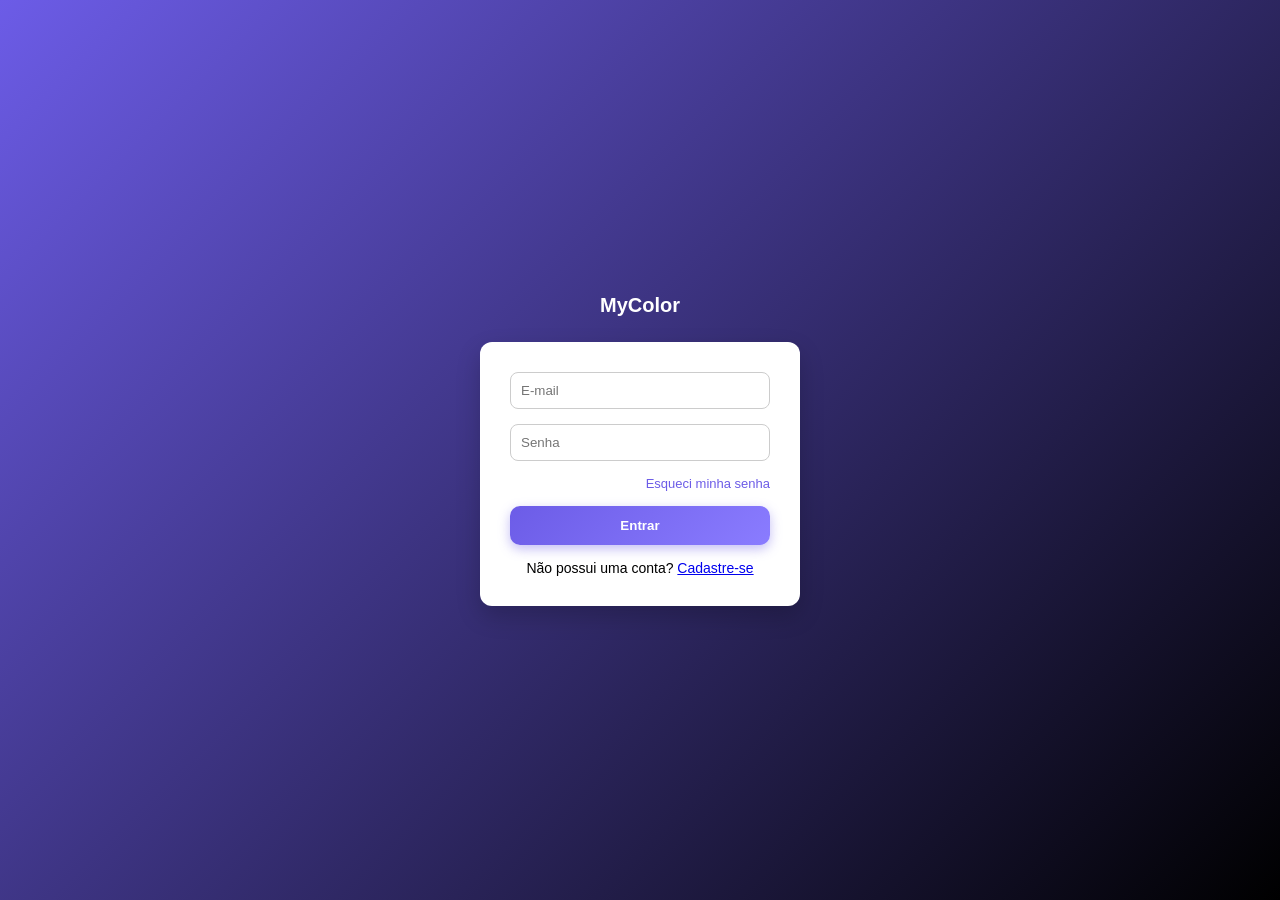
<file: index.html>
<!DOCTYPE html>
<html lang="pt-br">
<head>
<meta charset="UTF-8">
<title>MyColor - Paletas</title>
<link rel="stylesheet" href="css/style.css">

<script>
/* PROTEÇÃO DE LOGIN */
if(localStorage.getItem("usuarioLogado") !== "true"){
    window.location.href = "login.html";
}
</script>

</head>
<body>

<header class="topo">
    <div class="logo-area">
        <div class="logo-icon"></div>
        <h2 class="logo">MyColor</h2>
    </div>

    <nav class="menu">
        <a href="index.html" class="ativo">Paletas</a>
        <a href="fabrica-layout.html">Fábrica de layouts</a>
            </nav>

    <!-- AGORA É LOGOUT -->
    <a href="#" class="menu-icon" onclick="logout()">X</a>
</header>

<section class="hero">
    <h1>Encontre a paleta ideal para seu projeto</h1>
    <p>Gere, explore e analise combinações de cores para interfaces, marcas de layouts.</p>

    <div class="busca">
        <input type="text" placeholder="Digite uma cor, estilo ou tema">
        <button>Gerar</button>
    </div>

    <span class="exemplo">'moderno', 'azul institucional', 'tech', 'minimalista'</span>

    <div class="filtros">
        <div class="filtro">Categoria ▾</div>
        <div class="filtro">Ordenar por ▾</div>
        <div class="filtro">Mais usadas</div>
        <div class="filtro">Buscar HEX</div>
    </div>
</section>

<main class="paletas-container">

    <!-- CORPORATIVO -->
    <div class="paleta-card">
        <h3>Paleta Corporativa Azul</h3>

        <div class="grupo-paletas">
            <div class="linha">
                <span style="background:#0D1B2A"></span>
                <span style="background:#1B263B"></span>
                <span style="background:#415A77"></span>
                <span style="background:#778DA9"></span>
                <span style="background:#E0E1DD"></span>
            </div>

            <div class="linha">
                <span style="background:#14213D"></span>
                <span style="background:#1F3C88"></span>
                <span style="background:#3A86FF"></span>
                <span style="background:#A8DADC"></span>
                <span style="background:#F1FAEE"></span>
            </div>

            <div class="linha">
                <span style="background:#0B132B"></span>
                <span style="background:#1C2541"></span>
                <span style="background:#3A506B"></span>
                <span style="background:#5BC0BE"></span>
                <span style="background:#CDEDF6"></span>
            </div>
        </div>

        <button class="btn-analisar">Analisar</button>
    </div>

    <!-- ESCURA -->
    <div class="paleta-card">
        <h3>Paleta Escura Moderna</h3>

        <div class="grupo-paletas">
            <div class="linha">
                <span style="background:#191D32"></span>
                <span style="background:#282F44"></span>
                <span style="background:#453A49"></span>
                <span style="background:#6D3B47"></span>
                <span style="background:#F14068"></span>
            </div>

            <div class="linha">
                <span style="background:#0F0F0F"></span>
                <span style="background:#232323"></span>
                <span style="background:#393E46"></span>
                <span style="background:#00ADB5"></span>
                <span style="background:#EEEEEE"></span>
            </div>

            <div class="linha">
                <span style="background:#1A1A2E"></span>
                <span style="background:#16213E"></span>
                <span style="background:#0F3460"></span>
                <span style="background:#E94560"></span>
                <span style="background:#53354A"></span>
            </div>
        </div>

        <button class="btn-analisar">Analisar</button>
    </div>

    <!-- TECH -->
    <div class="paleta-card">
        <h3>Paleta Tech</h3>

        <div class="grupo-paletas">
            <div class="linha">
                <span style="background:#001B79"></span>
                <span style="background:#001BC5"></span>
                <span style="background:#003CFF"></span>
                <span style="background:#00CFFF"></span>
                <span style="background:#D6EFFF"></span>
            </div>

            <div class="linha">
                <span style="background:#0F2027"></span>
                <span style="background:#203A43"></span>
                <span style="background:#2C5364"></span>
                <span style="background:#00F5D4"></span>
                <span style="background:#C0FFF4"></span>
            </div>

            <div class="linha">
                <span style="background:#03045E"></span>
                <span style="background:#0077B6"></span>
                <span style="background:#00B4D8"></span>
                <span style="background:#90E0EF"></span>
                <span style="background:#CAF0F8"></span>
            </div>
        </div>

        <button class="btn-analisar">Analisar</button>
    </div>

    <!-- CRIATIVA -->
    <div class="paleta-card">
        <h3>Paleta Criativa</h3>

        <div class="grupo-paletas">
            <div class="linha">
                <span style="background:#FF0075"></span>
                <span style="background:#FF5677"></span>
                <span style="background:#FF8FAB"></span>
                <span style="background:#FFD6A5"></span>
                <span style="background:#FDFFB6"></span>
            </div>

            <div class="linha">
                <span style="background:#8338EC"></span>
                <span style="background:#FF006E"></span>
                <span style="background:#FB5607"></span>
                <span style="background:#FFBE0B"></span>
                <span style="background:#3A86FF"></span>
            </div>

            <div class="linha">
                <span style="background:#06D6A0"></span>
                <span style="background:#1B9AAA"></span>
                <span style="background:#EF476F"></span>
                <span style="background:#FFC43D"></span>
                <span style="background:#F8FFE5"></span>
            </div>
        </div>

        <button class="btn-analisar">Analisar</button>
    </div>

</main>

<!-- BOTÃO CHAT -->
<div class="chat-btn" onclick="abrirChat()">💬</div>

<!-- CHAT -->
<div class="chat-overlay" id="chat">
    <div class="chat-box">
        <span class="fechar" onclick="fecharChat()">✖</span>

        <div class="chat-mensagens">
            <div class="msg-bot">Olá! Posso sugerir paletas 🎨</div>
        </div>

        <div class="chat-input">
            <input type="text" placeholder="Digite sua mensagem...">
            <button>Enviar</button>
        </div>
    </div>
</div>

<script>
function abrirChat(){
    document.getElementById("chat").style.display = "flex";
}

function fecharChat(){
    document.getElementById("chat").style.display = "none";
}

/* LOGOUT */
function logout(){
    localStorage.removeItem("usuarioLogado");
    window.location.href = "login.html";
}
</script>

</body>
</html>
</file>
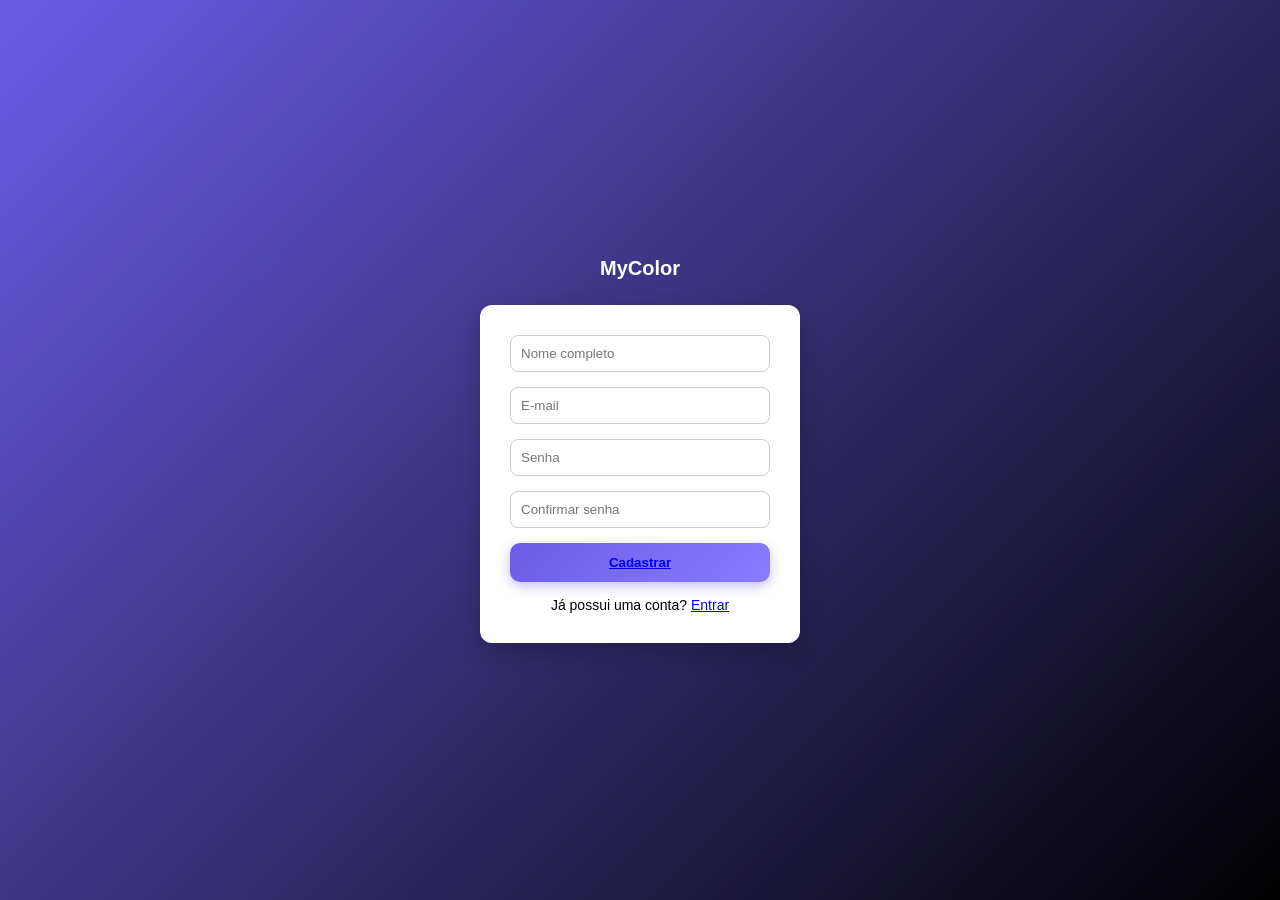
<file: cadastro.html>
<!DOCTYPE html>
<html lang="pt-br">

<head>
<meta charset="UTF-8">
<title>Cadastro - MyColor</title>

<link rel="stylesheet" href="css/style.css">

</head>

<body class="login-body">

<div class="login-container">

<!-- LOGO FORA DO CARD -->
<h1 class="logo">MyColor</h1>

<div class="login-box">

<form>

<input type="text" placeholder="Nome completo" required>

<input type="email" placeholder="E-mail" required>

<input type="password" placeholder="Senha" required>

<input type="password" placeholder="Confirmar senha" required>

<button class="btn"><a href="index.html">Cadastrar</a></button>

<p class="cadastro">
Já possui uma conta? <a href="login.html">Entrar</a>
</p>

</form>

</div>

</div>

</body>
</html>
</file>
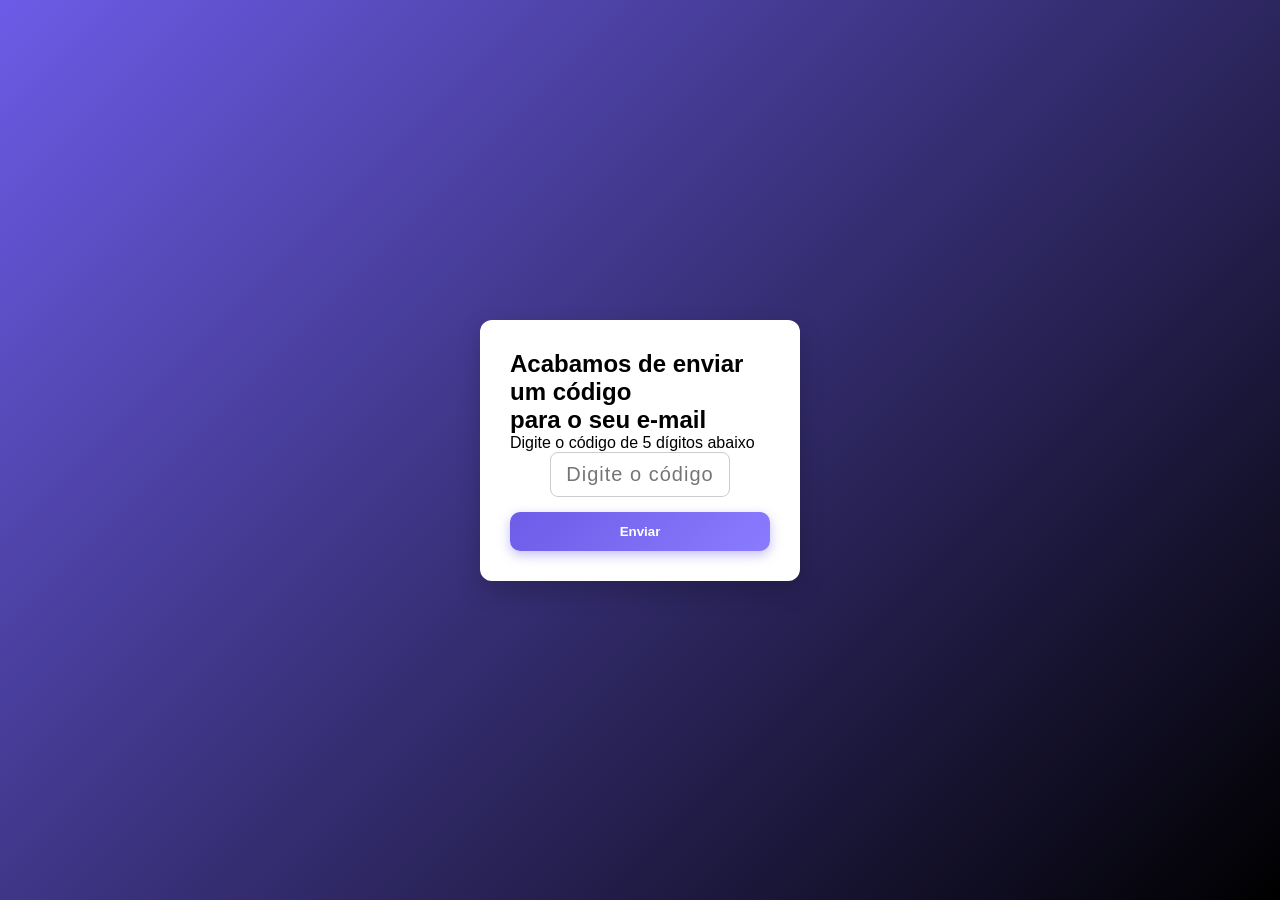
<file: codigo.html>
<!DOCTYPE html>
<html lang="pt-br">

<head>
<meta charset="UTF-8">
<title>Código</title>
<link rel="stylesheet" href="css/style.css">
</head>

<body class="login-body">

<div class="login-container">
<div class="login-box">

<h2 class="titulo">
Acabamos de enviar um código<br>
para o seu e-mail
</h2>

<p class="descricao">
Digite o código de 5 dígitos abaixo
</p>

<div class="codigo-container">
<input 
type="text" 
placeholder="Digite o código" 
maxlength="5" 
pattern="\d{5}" 
inputmode="numeric"
required
>
</div>

<form action="nova-senha.html">
<button class="btn">Enviar</button>
</form>

</div>
</div>

</body>
</html>
</file>
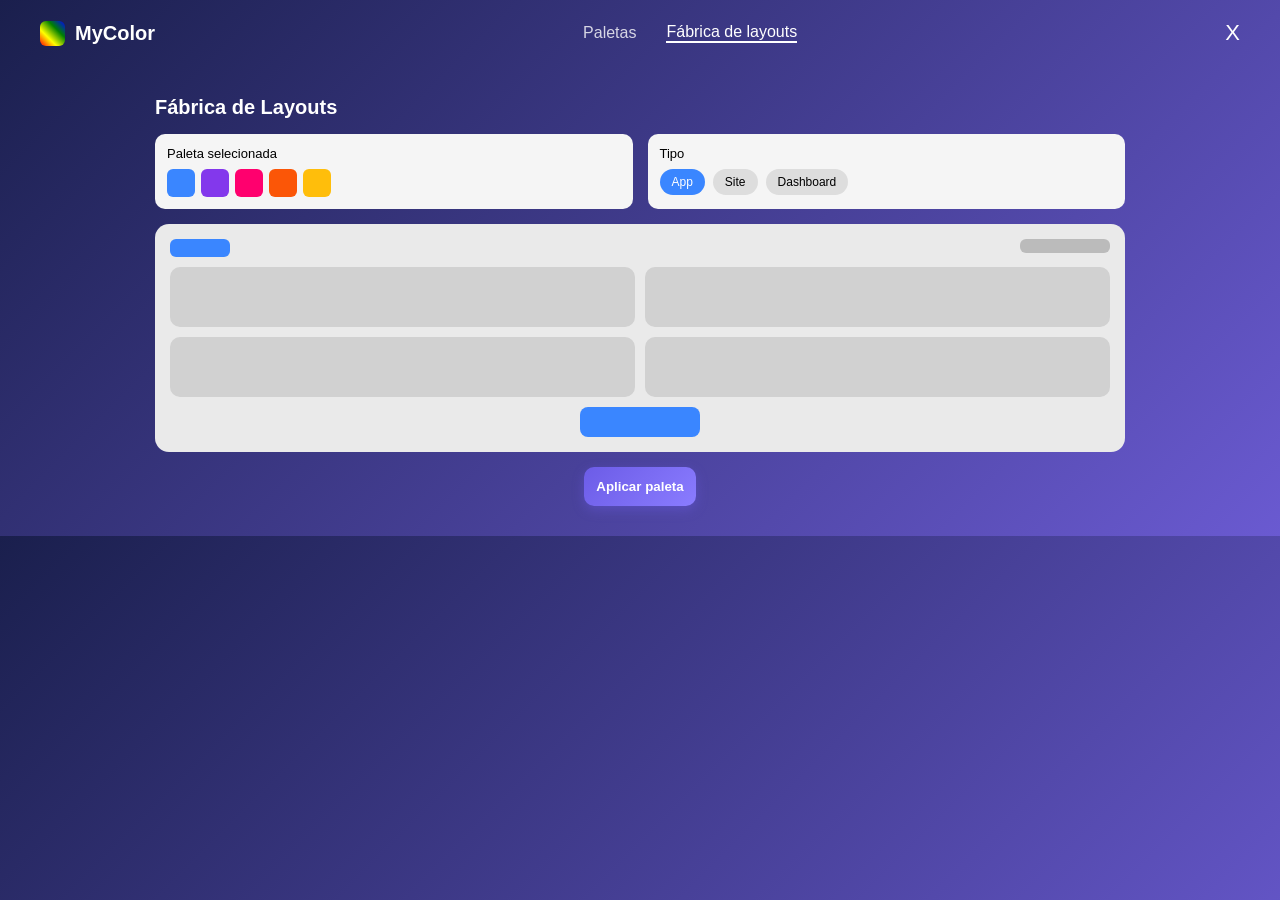
<file: fabrica-layout.html>
<!DOCTYPE html>
<html lang="pt-br">
<head>
<meta charset="UTF-8">
<title>Fábrica de Layouts</title>
<link rel="stylesheet" href="css/style.css">
</head>

<body>

<header class="topo">
    <div class="logo-area">
        <div class="logo-icon"></div>
        <h2 class="logo">MyColor</h2>
    </div>

    <nav class="menu">
        <a href="index.html">Paletas</a>
        <a href="fabrica-layout.html" class="ativo">Fábrica de layouts</a>
    </nav>

    <a href="login.html" class="menu-icon">X</a>
</header>

<main class="container">

<h2>Fábrica de Layouts</h2>

<div class="painel-topo">

    <div class="box">
        <p>Paleta selecionada</p>

        <div class="paleta-fixa">
            <span style="background:#3A86FF"></span>
            <span style="background:#8338EC"></span>
            <span style="background:#FF006E"></span>
            <span style="background:#FB5607"></span>
            <span style="background:#FFBE0B"></span>
        </div>
    </div>

    <div class="box">
        <p>Tipo</p>

        <div class="botoes-tipo">
            <button class="ativo" onclick="mudarLayout('app')">App</button>
            <button onclick="mudarLayout('site')">Site</button>
            <button onclick="mudarLayout('dashboard')">Dashboard</button>
        </div>
    </div>

</div>

<div class="preview">

    <div class="preview-header">
        <div class="logo-mini"></div>
        <div class="menu-mini"></div>
    </div>

    <div class="preview-body" id="previewBody">
        <div class="card-mini"></div>
        <div class="card-mini"></div>
        <div class="card-mini"></div>
        <div class="card-mini"></div>
    </div>

    <div class="preview-footer">
        <div class="btn-mini"></div>
    </div>

</div>

<div class="acao">
    <button class="btn-aplicar">Aplicar paleta</button>
</div>

</main>

<script>
function mudarLayout(tipo){
const preview = document.getElementById("previewBody");

if(tipo === "site") preview.style.gridTemplateColumns = "1fr";
if(tipo === "app") preview.style.gridTemplateColumns = "1fr 1fr";
if(tipo === "dashboard") preview.style.gridTemplateColumns = "1fr 1fr 1fr";

/* destaque botão */
document.querySelectorAll(".botoes-tipo button").forEach(btn => {
    btn.classList.remove("ativo");
});
event.target.classList.add("ativo");
}
</script>

</body>
</html>
</file>
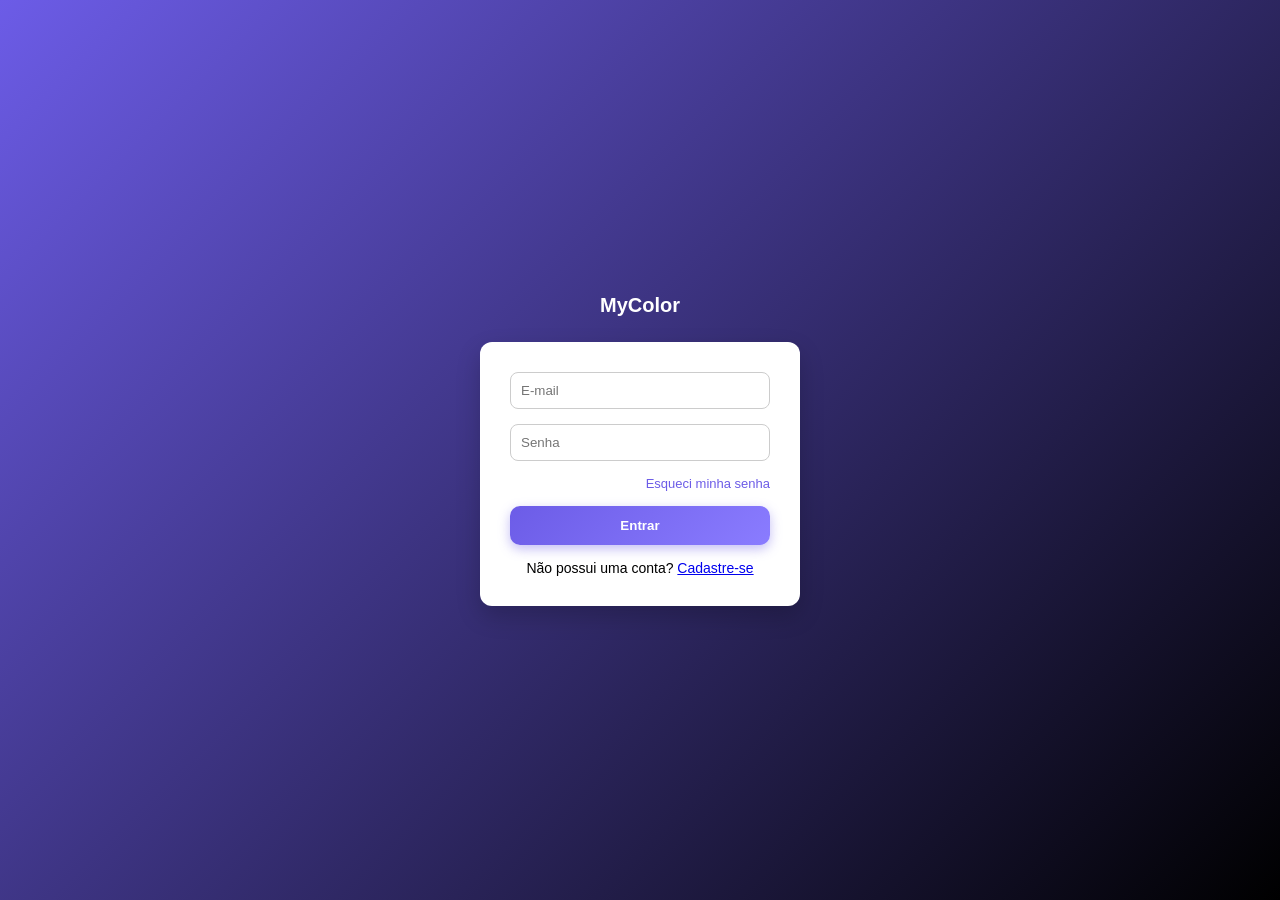
<file: login.html>
<!DOCTYPE html>
<html lang="pt-br">

<head>
<meta charset="UTF-8">
<title>Login - MyColor</title>
<link rel="stylesheet" href="css/style.css">
</head>

<body class="login-body">

<div class="login-container">

<h1 class="logo">MyColor</h1>

<div class="login-box">

<form onsubmit="login(event)">

<input type="email" id="email" placeholder="E-mail" required>

<input type="password" id="senha" placeholder="Senha" required>

<div class="links">
<a href="recuperar.html">Esqueci minha senha</a>
</div>

<button type="submit" class="btn">Entrar</button>

<p class="cadastro">
Não possui uma conta? <a href="cadastro.html">Cadastre-se</a>
</p>

</form>

</div>

</div>

<script>
function login(e){
e.preventDefault();

let email = document.getElementById("email").value;
let senha = document.getElementById("senha").value;

/* LOGIN SIMPLES */
if(email === "admin@email.com" && senha === "123456"){

    localStorage.setItem("usuarioLogado", "true");

    window.location.href = "index.html";

}else{
    alert("Email ou senha incorretos");
}
}
</script>

</body>
</html>
</file>
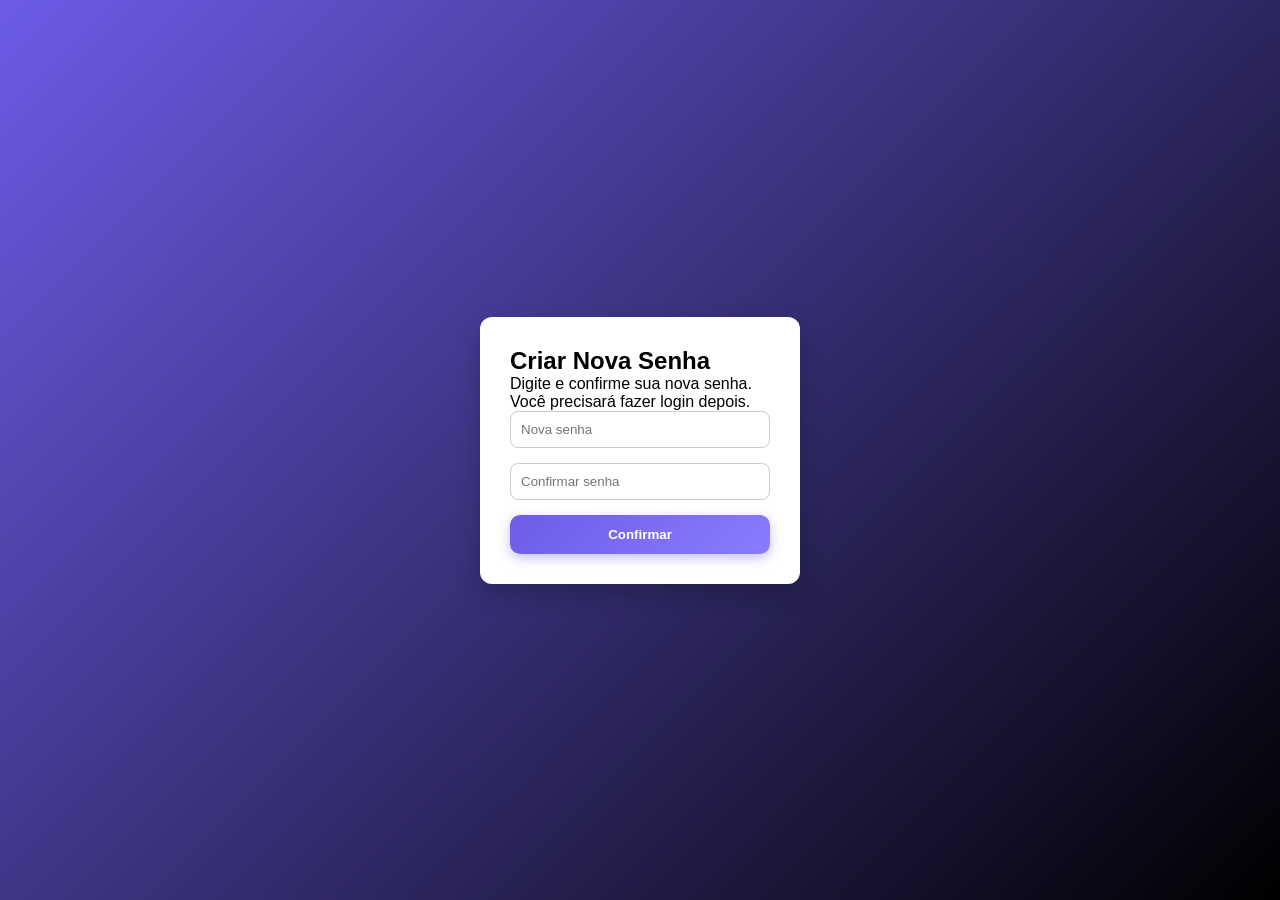
<file: nova-senha.html>
<!DOCTYPE html>
<html lang="pt-br">

<head>
<meta charset="UTF-8">
<title>Nova senha</title>
<link rel="stylesheet" href="css/style.css">
</head>

<body class="login-body">

<div class="login-container">
<div class="login-box">

<h2 class="titulo">Criar Nova Senha</h2>

<p class="descricao">
Digite e confirme sua nova senha.<br>
Você precisará fazer login depois.
</p>

<form action="index.html">

<input type="password" placeholder="Nova senha" required>

<input type="password" placeholder="Confirmar senha" required>

<button class="btn">Confirmar</button>

</form>

</div>
</div>

</body>
</html>
</file>
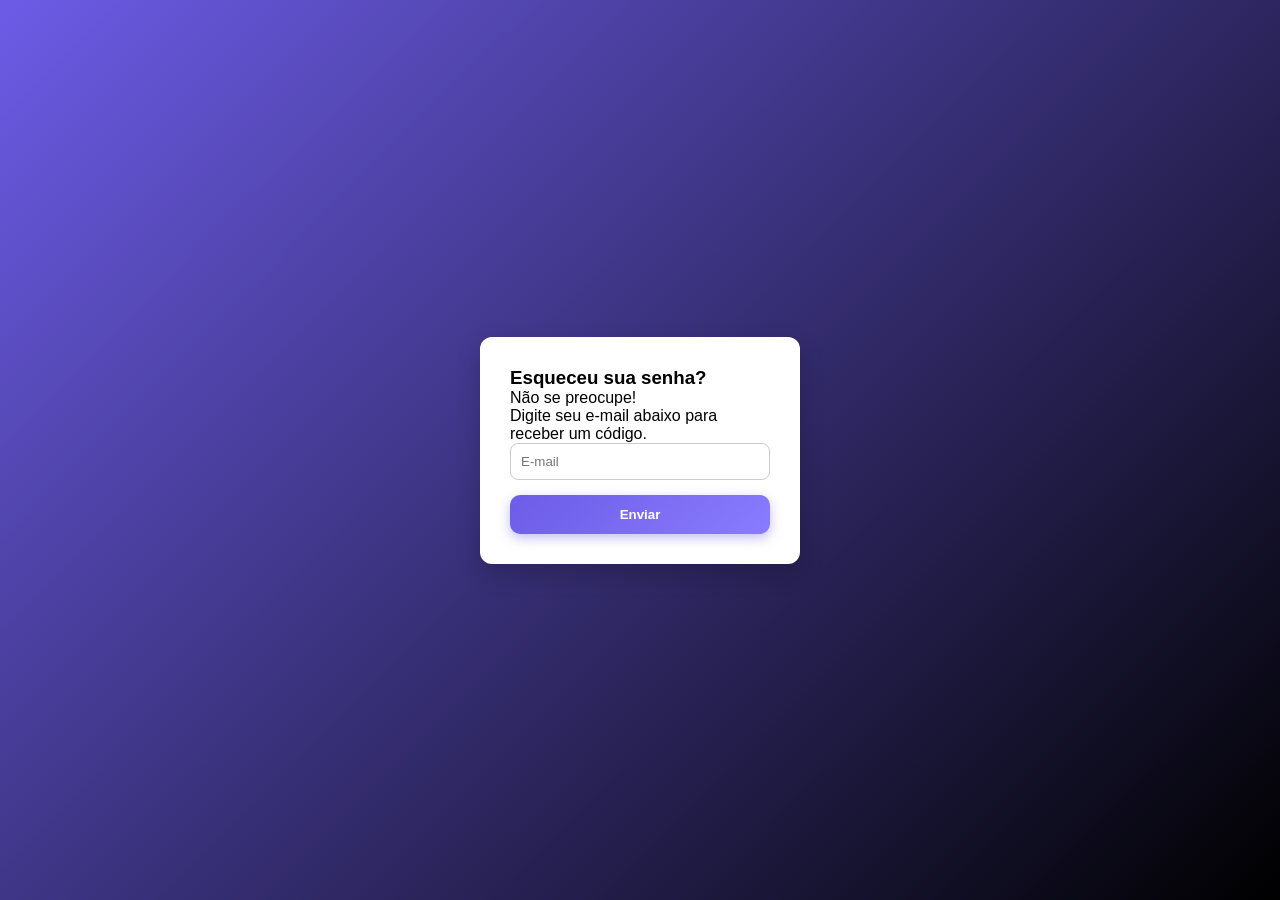
<file: recuperar.html>
<!DOCTYPE html>
<html lang="pt-br">
<head>
<meta charset="UTF-8">
<title>Recuperar Senha</title>
<link rel="stylesheet" href="css/style.css">
</head>

<body class="login-body">

<div class="login-container">

    
    <div class="login-box">

        <h3 class="titulo">Esqueceu sua senha?</h3>

        <p class="descricao">
            Não se preocupe!<br>
            Digite seu e-mail abaixo para receber um código.
        </p>

        <form action="codigo.html">
            <input type="email" placeholder="E-mail">

            <button class="btn">Enviar</button>
        </form>

    </div>

</div>

</body>
</html>
</file>
<file: css/style.css>
*{
margin:0;
padding:0;
box-sizing:border-box;
font-family:Arial, Helvetica, sans-serif;
}

/* =====================================================
   BODY GLOBAL
===================================================== */
body{
background:linear-gradient(135deg, #1a1f4d, #6a5ad1);
color:white;
}

/* =====================================================
   TOPO / HEADER
===================================================== */
.topo{
display:flex;
justify-content:space-between;
align-items:center;
padding:20px 40px;
}

.logo{
font-size:20px;
font-weight:bold;
}

.logo-area{
display:flex;
align-items:center;
gap:10px;
}

.logo-icon{
width:25px;
height:25px;
background:linear-gradient(45deg, red, yellow, green, blue);
border-radius:6px;
}

/* MENU */
.menu{
display:flex;
align-items:center;
}

.menu a{
margin:0 15px;
color:white;
text-decoration:none;
opacity:0.8;
transition:0.2s;
}

.menu a:hover{
opacity:1;
}

.menu a.ativo{
opacity:1;
border-bottom:2px solid white;
}

/* MENU ICON */
.menu-icon{
font-size:22px;
cursor:pointer;
color:white;
text-decoration:none;
transition:0.2s;
}

.menu-icon:hover{
transform:scale(1.1);
}

/* =====================================================
   HERO (TELA PALETAS)
===================================================== */
.hero{
text-align:center;
margin-top:40px;
}

.hero h1{
font-size:32px;
margin-bottom:10px;
}

.hero p{
opacity:0.8;
margin-bottom:20px;
}

/* BUSCA */
.busca{
display:flex;
justify-content:center;
margin-bottom:10px;
}

.busca input{
width:400px;
padding:12px;
border:none;
border-radius:10px 0 0 10px;
}

.busca button{
border-radius:0 10px 10px 0;
}

/* TEXTO EXEMPLO */
.exemplo{
font-size:12px;
opacity:0.7;
}

/* FILTROS */
.filtros{
display:flex;
justify-content:center;
gap:10px;
margin:20px 0;
flex-wrap:wrap;
}

.filtro{
background:rgba(255,255,255,0.2);
padding:10px 15px;
border-radius:10px;
font-size:14px;
}

/* =====================================================
   PALETAS
===================================================== */
.paletas-container{
display:grid;
grid-template-columns:repeat(2, 1fr);
gap:25px;
max-width:1000px;
margin:40px auto;
padding:0 20px;
}

.paleta-card{
background:#eaeaea;
color:black;
padding:20px;
border-radius:16px;
box-shadow:0 6px 15px rgba(0,0,0,0.15);
transition:0.2s;
}

.paleta-card:hover{
transform:translateY(-3px);
}

.paleta-card h3{
margin-bottom:15px;
}

.grupo-paletas{
display:flex;
flex-direction:column;
gap:10px;
margin-bottom:15px;
}

.linha{
display:flex;
gap:6px;
}

.linha span{
flex:1;
height:20px;
border-radius:6px;
}

/* =====================================================
   BOTÕES PADRÃO (ROXINHO)
===================================================== */
.btn-analisar,
.btn-aplicar,
.busca button,
.login-box button,
.chat-input button{
background:linear-gradient(135deg, #6C5CE7, #8A7CFF);
color:white;
border:none;
border-radius:10px;
padding:12px;
cursor:pointer;
font-weight:bold;
transition:0.25s;
box-shadow:0 4px 12px rgba(108,92,231,0.4);
}

.btn-analisar:hover,
.btn-aplicar:hover,
.busca button:hover,
.login-box button:hover,
.chat-input button:hover{
transform:translateY(-2px);
box-shadow:0 6px 16px rgba(108,92,231,0.6);
}

.btn-analisar:active,
.btn-aplicar:active,
.busca button:active,
.login-box button:active,
.chat-input button:active{
transform:scale(0.97);
}

/* =====================================================
   FÁBRICA DE LAYOUTS
===================================================== */
.container{
max-width:1000px;
margin:30px auto;
padding:0 15px;
}

.container h2{
font-size:20px;
margin-bottom:15px;
}

.painel-topo{
display:flex;
gap:15px;
margin-bottom:15px;
}

.box{
flex:1;
background:#f5f5f5;
padding:12px;
border-radius:10px;
color:black;
}

.box p{
font-size:13px;
margin-bottom:8px;
}

.paleta-fixa{
display:flex;
gap:6px;
}

.paleta-fixa span{
width:28px;
height:28px;
border-radius:6px;
}

.botoes-tipo{
display:flex;
gap:8px;
}

.botoes-tipo button{
padding:6px 12px;
border:none;
border-radius:15px;
background:#ddd;
cursor:pointer;
font-size:12px;
}

.botoes-tipo .ativo{
background:#3A86FF;
color:white;
}

/* PREVIEW */
.preview{
background:#eaeaea;
padding:15px;
border-radius:14px;
margin-bottom:15px;
color:black;
}

.preview-header{
display:flex;
justify-content:space-between;
margin-bottom:10px;
}

.logo-mini{
width:60px;
height:18px;
background:#3A86FF;
border-radius:6px;
}

.menu-mini{
width:90px;
height:14px;
background:#bbb;
border-radius:6px;
}

.preview-body{
display:grid;
grid-template-columns:1fr 1fr;
gap:10px;
margin-bottom:10px;
}

.card-mini{
height:60px;
background:#d1d1d1;
border-radius:10px;
}

.preview-footer{
display:flex;
justify-content:center;
}

.btn-mini{
width:120px;
height:30px;
background:#3A86FF;
border-radius:8px;
}

.acao{
text-align:center;
margin-top:10px;
}

/* =====================================================
   LOGIN / CADASTRO / RECUPERAÇÃO
===================================================== */
.login-body{
height:100vh;
display:flex;
justify-content:center;
align-items:center;
background:linear-gradient(135deg, #6C5CE7, #000);
}

.login-container{
display:flex;
flex-direction:column;
align-items:center;
gap: 25px;
}

.login-box{
background:white;
padding:30px;
border-radius:12px;
width:320px;
box-shadow:0 10px 25px rgba(0,0,0,0.2);
color:black;
}

.login-box form{
display:flex;
flex-direction:column;
}

.login-box input{
margin-bottom:15px;
border:1px solid #ccc;
padding:10px;
border-radius:8px;
}

.links{
display:flex;
justify-content:flex-end;
margin-bottom:15px;
}

.links a{
font-size:13px;
color:#6C5CE7;
text-decoration:none;
}

.cadastro{
margin-top:15px;
font-size:14px;
text-align:center;
}

/* =====================================================
   INPUT GLOBAL
===================================================== */
input{
border:1px solid #ccc;
border-radius:8px;
padding:10px;
}

input:focus{
outline:none;
border-color:#6C5CE7;
box-shadow:0 0 5px rgba(108,92,231,0.3);
}

/* =====================================================
   CHAT IA
===================================================== */
.chat-btn{
position:fixed;
bottom:25px;
right:25px;
width:55px;
height:55px;
border-radius:50%;
background:linear-gradient(135deg, #6C5CE7, #8A7CFF);
display:flex;
align-items:center;
justify-content:center;
font-size:22px;
cursor:pointer;
box-shadow:0 6px 15px rgba(0,0,0,0.3);
transition:0.2s;
}

.chat-btn:hover{
transform:scale(1.1);
}

.chat-overlay{
position:fixed;
top:0;
left:0;
width:100%;
height:100%;
background:rgba(0,0,0,0.5);
display:none;
justify-content:center;
align-items:center;
z-index:1000;
}

.chat-box{
width:420px;
height:320px;
background:#1f1f2e;
border-radius:12px;
display:flex;
flex-direction:column;
overflow:hidden;
position:relative;
}

.fechar{
position:absolute;
top:10px;
right:15px;
cursor:pointer;
color:white;
}

.chat-mensagens{
flex:1;
padding:10px;
overflow-y:auto;
}

.msg-bot{
background:#2c2c3a;
padding:8px;
border-radius:8px;
margin-bottom:8px;
max-width:70%;
}

.msg-user{
background:#3A86FF;
padding:8px;
border-radius:8px;
margin-bottom:8px;
max-width:70%;
margin-left:auto;
}

.chat-input{
display:flex;
padding:10px;
background:#2a2a3a;
}

.chat-input input{
flex:1;
background:#3a3a4a;
border:none;
color:white;
padding:8px;
border-radius:6px;
}

/* =====================================================
   CÓDIGO 5 DÍGITOS
===================================================== */
.codigo-container{
display:flex;
justify-content:center;
}

.codigo-container input{
width:180px;
text-align:center;
font-size:20px;
letter-spacing:1px;
}

/* =====================================================
   RESPONSIVO
===================================================== */
@media(max-width:768px){
.busca input{
width:100%;
}
}

.busca button{
border-radius:0 12px 12px 0;
}
</file>
